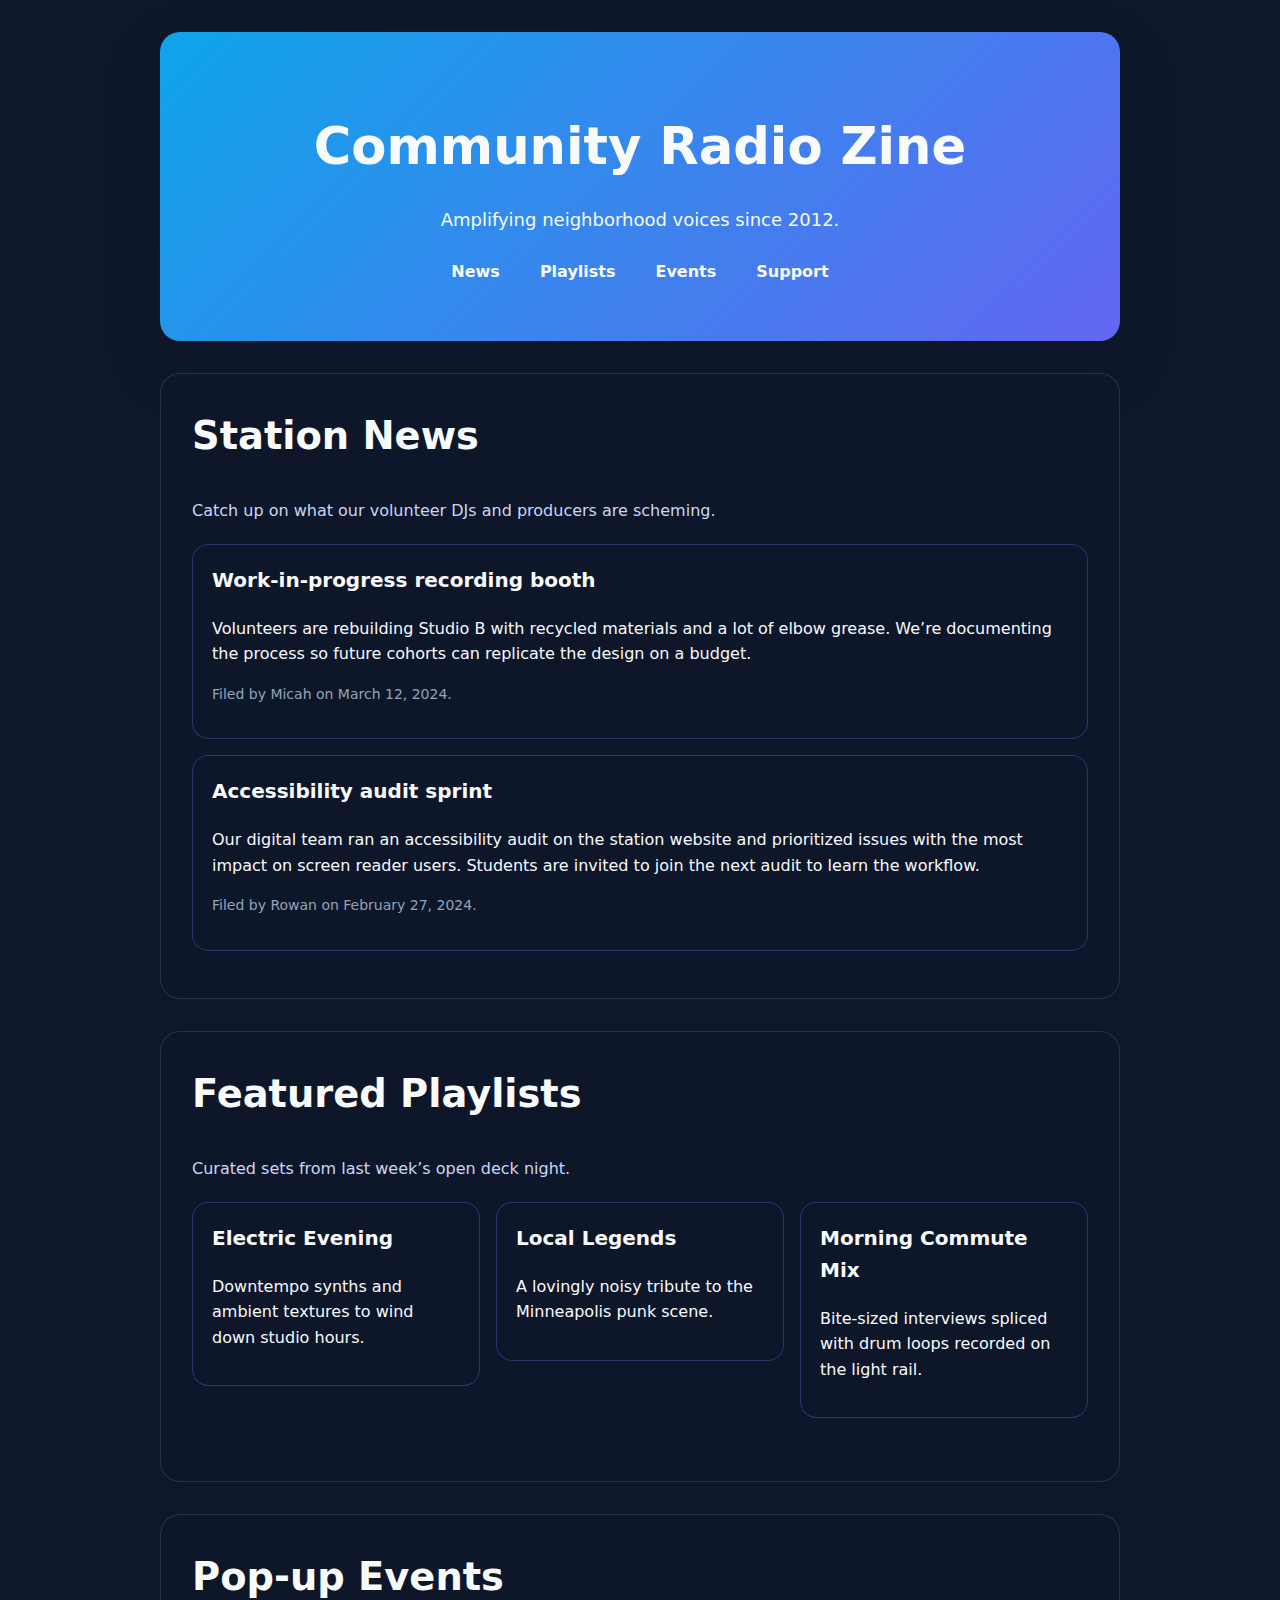
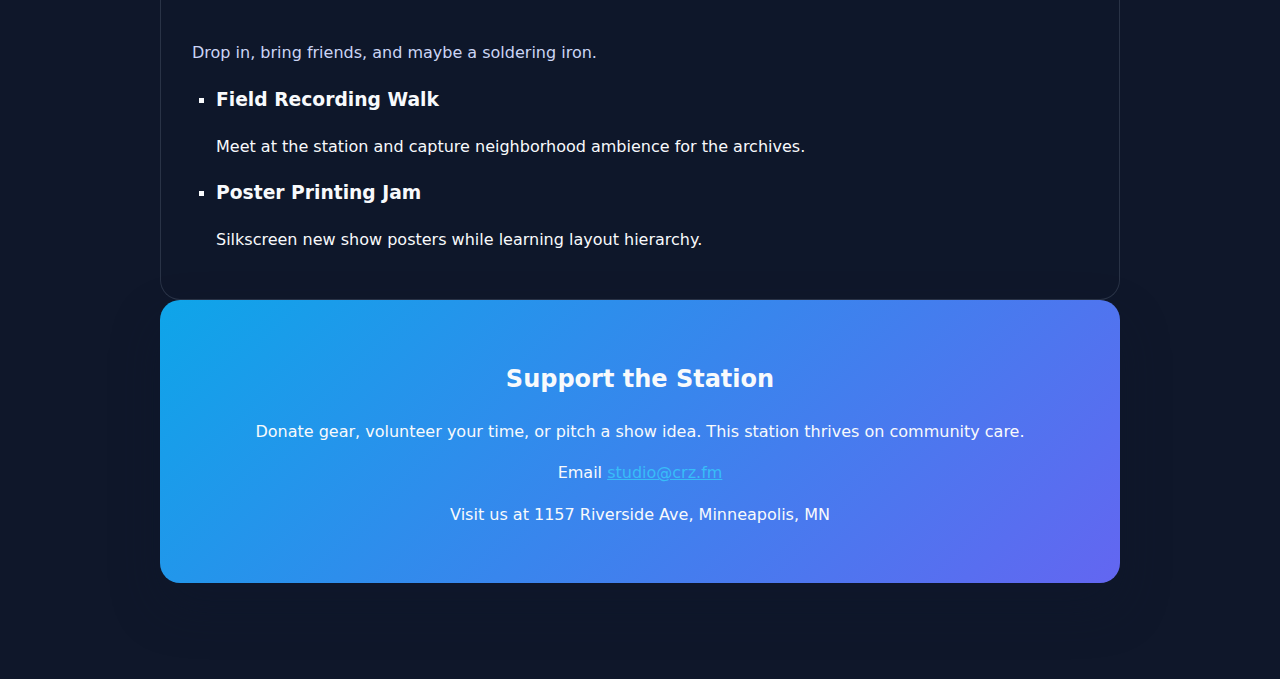
<file: lessons/01-semantic-html/index.html>
<!DOCTYPE html>
<html lang="en">
  <head>
    <meta charset="utf-8" />
    <meta name="viewport" content="width=device-width, initial-scale=1" />
    <title>Community Radio Zine</title>
    <link rel="stylesheet" href="styles.css" />
  </head>
  <body>
    <header class="site-header">
      <h1>Community Radio Zine</h1>
      <p class="tagline">Amplifying neighborhood voices since 2012.</p>
      <nav aria-label="Primary navigation">
        <ul class="nav-links">
          <li><a href="#news">News</a></li>
          <li><a href="#playlists">Playlists</a></li>
          <li><a href="#events">Events</a></li>
          <li><a href="#support">Support</a></li>
        </ul>
      </nav>
    </header>

    <main>
      <section id="news" aria-labelledby="news-heading">
        <header>
          <h2 id="news-heading">Station News</h2>
          <p class="section-lede">Catch up on what our volunteer DJs and producers are scheming.</p>
        </header>

        <article>
          <h3>Work-in-progress recording booth</h3>
          <p>
            Volunteers are rebuilding Studio B with recycled materials and a lot of elbow grease. We’re documenting the process so
            future cohorts can replicate the design on a budget.
          </p>
          <footer>
            <p class="meta">Filed by <span class="author">Micah</span> on <time datetime="2024-03-12">March 12, 2024</time>.</p>
          </footer>
        </article>

        <article>
          <h3>Accessibility audit sprint</h3>
          <p>
            Our digital team ran an accessibility audit on the station website and prioritized issues with the most impact on screen
            reader users. Students are invited to join the next audit to learn the workflow.
          </p>
          <footer>
            <p class="meta">Filed by <span class="author">Rowan</span> on <time datetime="2024-02-27">February 27, 2024</time>.</p>
          </footer>
        </article>
      </section>

      <section id="playlists" aria-labelledby="playlists-heading">
        <h2 id="playlists-heading">Featured Playlists</h2>
        <p class="section-lede">Curated sets from last week’s open deck night.</p>
        <ul class="playlist-grid">
          <li>
            <article>
              <h3>Electric Evening</h3>
              <p>Downtempo synths and ambient textures to wind down studio hours.</p>
            </article>
          </li>
          <li>
            <article>
              <h3>Local Legends</h3>
              <p>A lovingly noisy tribute to the Minneapolis punk scene.</p>
            </article>
          </li>
          <li>
            <article>
              <h3>Morning Commute Mix</h3>
              <p>Bite-sized interviews spliced with drum loops recorded on the light rail.</p>
            </article>
          </li>
        </ul>
      </section>

      <section id="events" aria-labelledby="events-heading">
        <h2 id="events-heading">Pop-up Events</h2>
        <p class="section-lede">Drop in, bring friends, and maybe a soldering iron.</p>
        <ul class="event-list">
          <li>
            <h3>Field Recording Walk</h3>
            <p>Meet at the station and capture neighborhood ambience for the archives.</p>
          </li>
          <li>
            <h3>Poster Printing Jam</h3>
            <p>Silkscreen new show posters while learning layout hierarchy.</p>
          </li>
        </ul>
      </section>
    </main>

    <footer id="support" class="site-footer">
      <h2>Support the Station</h2>
      <p>Donate gear, volunteer your time, or pitch a show idea. This station thrives on community care.</p>
      <address>
        <p>Email <a href="mailto:studio@crz.fm">studio@crz.fm</a></p>
        <p>Visit us at 1157 Riverside Ave, Minneapolis, MN</p>
      </address>
    </footer>
  </body>
</html>
</file>
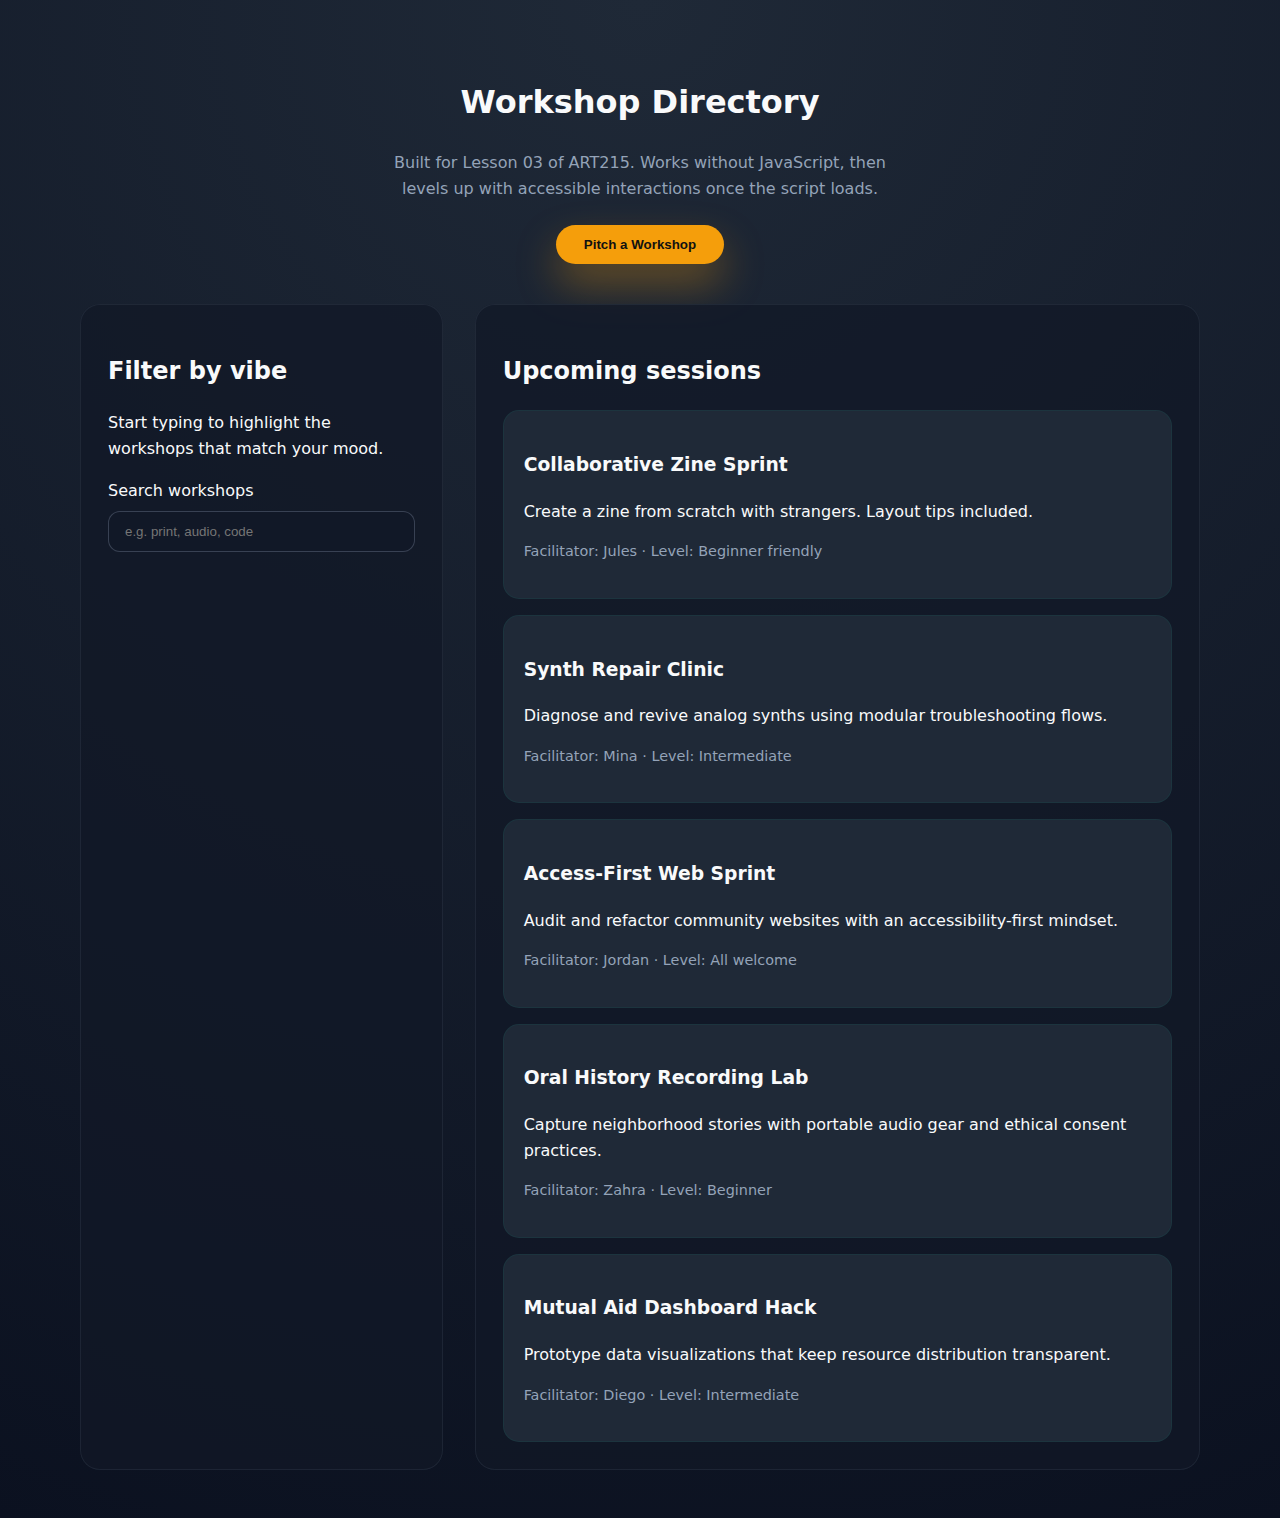
<file: lessons/03-dom-interactions/index.html>
<!DOCTYPE html>
<html lang="en">
  <head>
    <meta charset="utf-8" />
    <meta name="viewport" content="width=device-width, initial-scale=1" />
    <title>Workshop Directory · Lesson 03</title>
    <link rel="stylesheet" href="styles.css" />
  </head>
  <body>
    <header class="site-header">
      <h1>Workshop Directory</h1>
      <p class="lede">
        Built for Lesson 03 of ART215. Works without JavaScript, then levels up with accessible interactions once the script loads.
      </p>
      <button class="open-modal" data-modal-target="proposal-modal" aria-haspopup="dialog" aria-controls="proposal-modal">
        Pitch a Workshop
      </button>
    </header>

    <main class="layout" id="main-content">
      <section aria-labelledby="filter-heading" class="filters">
        <h2 id="filter-heading">Filter by vibe</h2>
        <p>Start typing to highlight the workshops that match your mood.</p>
        <label class="filter-label" for="filter-input">Search workshops</label>
        <input id="filter-input" name="filter" type="search" placeholder="e.g. print, audio, code" />
      </section>

      <section aria-labelledby="workshop-heading" class="workshop-list">
        <h2 id="workshop-heading">Upcoming sessions</h2>
        <ul class="cards" data-filter-target>
          <li class="card" data-tags="print typography community">
            <h3>Collaborative Zine Sprint</h3>
            <p>Create a zine from scratch with strangers. Layout tips included.</p>
            <p class="meta">Facilitator: Jules · Level: Beginner friendly</p>
          </li>
          <li class="card" data-tags="audio electronics repair">
            <h3>Synth Repair Clinic</h3>
            <p>Diagnose and revive analog synths using modular troubleshooting flows.</p>
            <p class="meta">Facilitator: Mina · Level: Intermediate</p>
          </li>
          <li class="card" data-tags="code accessibility web">
            <h3>Access-First Web Sprint</h3>
            <p>Audit and refactor community websites with an accessibility-first mindset.</p>
            <p class="meta">Facilitator: Jordan · Level: All welcome</p>
          </li>
          <li class="card" data-tags="audio storytelling community">
            <h3>Oral History Recording Lab</h3>
            <p>Capture neighborhood stories with portable audio gear and ethical consent practices.</p>
            <p class="meta">Facilitator: Zahra · Level: Beginner</p>
          </li>
          <li class="card" data-tags="code data visualization">
            <h3>Mutual Aid Dashboard Hack</h3>
            <p>Prototype data visualizations that keep resource distribution transparent.</p>
            <p class="meta">Facilitator: Diego · Level: Intermediate</p>
          </li>
        </ul>
      </section>
    </main>

    <dialog id="proposal-modal" class="modal" aria-labelledby="modal-title">
      <form method="dialog" class="modal-content">
        <header>
          <h2 id="modal-title">Pitch your workshop</h2>
          <button type="button" class="close-modal" aria-label="Close proposal form">×</button>
        </header>
        <p>Use this form to propose a new session. Keep it weird, keep it kind.</p>
        <label for="proposal-title">Workshop title</label>
        <input id="proposal-title" name="title" type="text" required />
        <label for="proposal-focus">What will folks learn?</label>
        <textarea id="proposal-focus" name="focus" rows="4" required></textarea>
        <menu class="modal-actions">
          <button type="reset">Reset</button>
          <button type="submit">Send it</button>
        </menu>
      </form>
    </dialog>

    <script src="script.js" defer></script>
  </body>
</html>
</file>
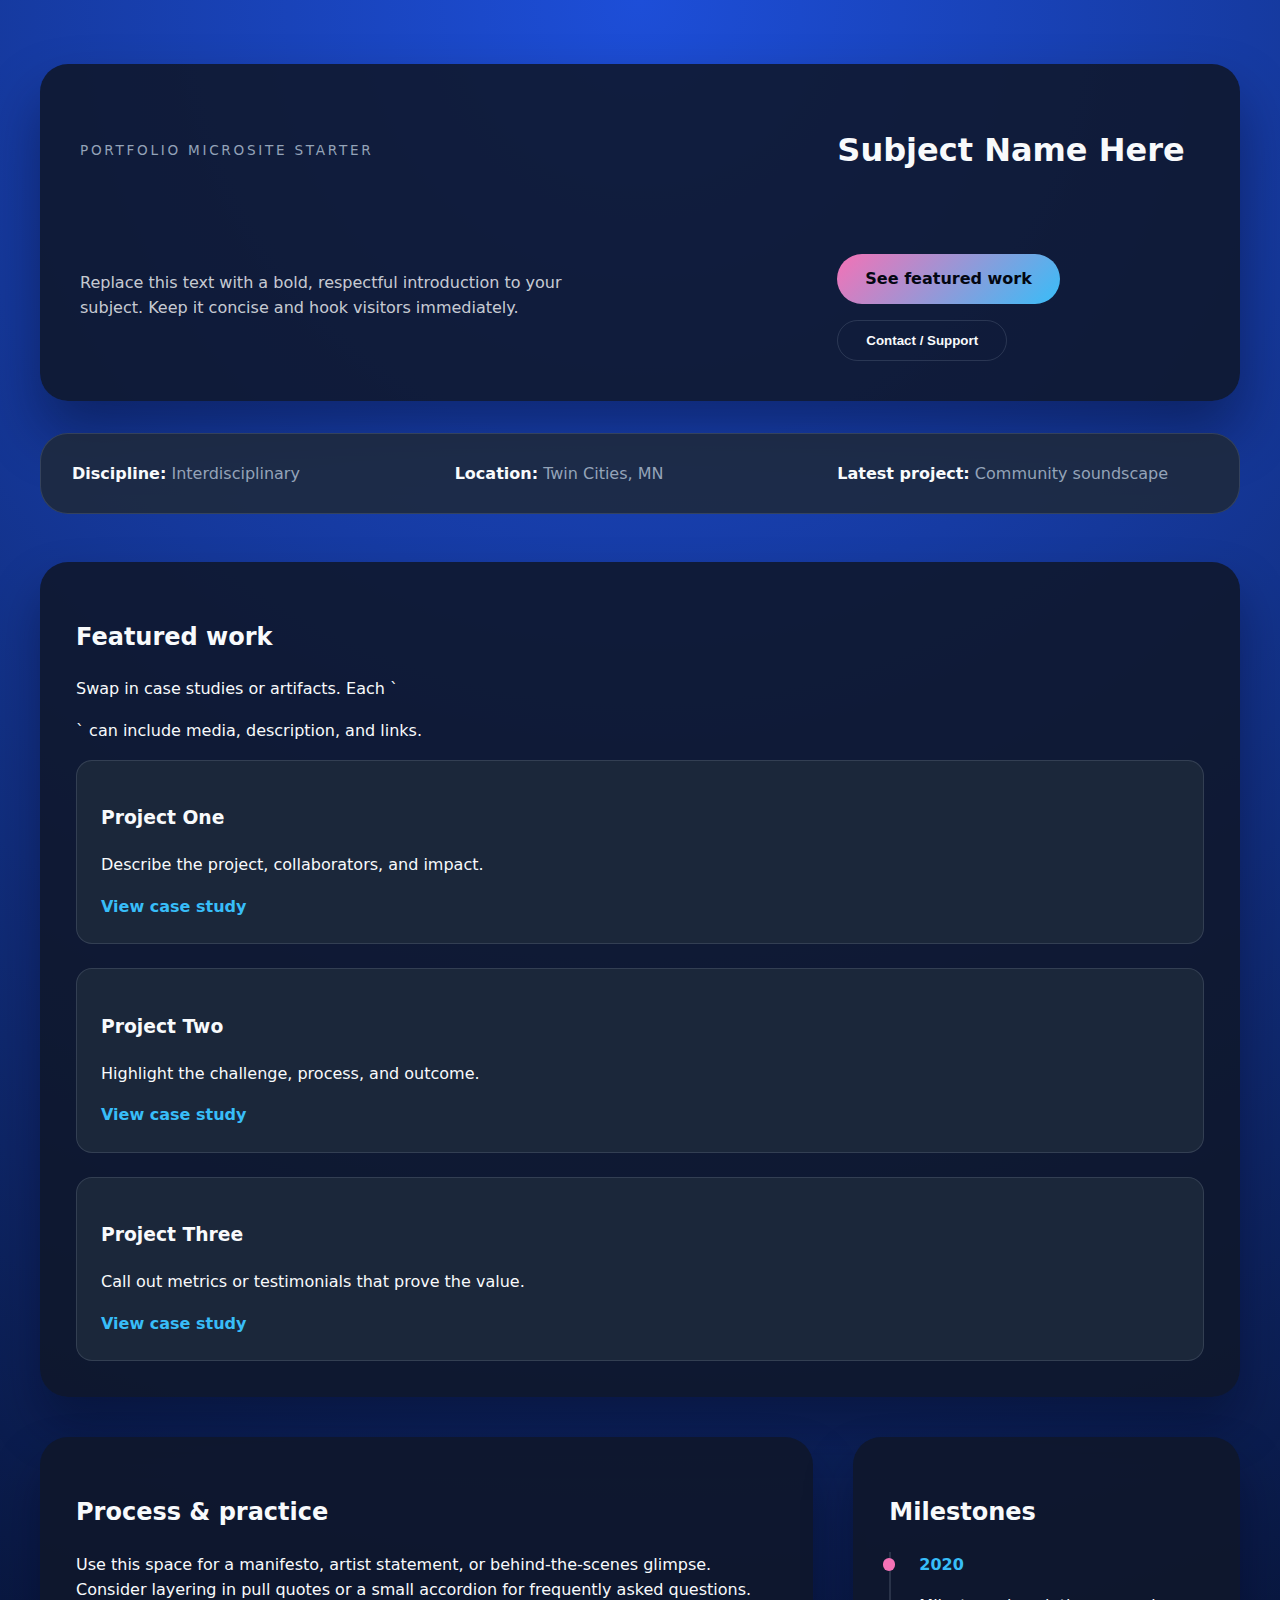
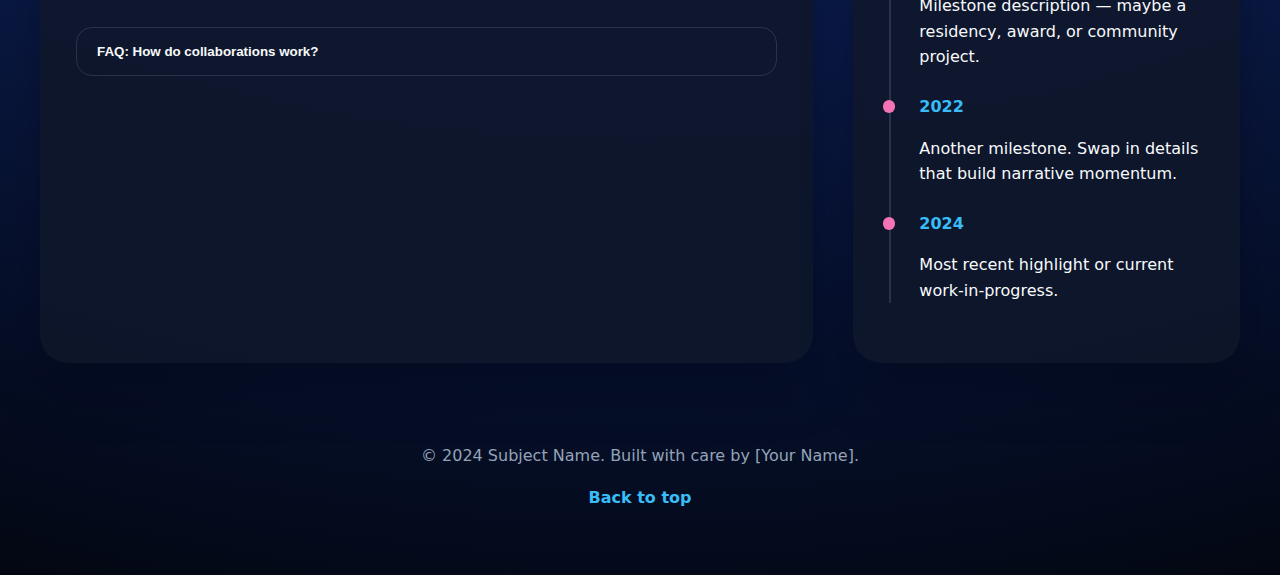
<file: projects/portfolio-microsite/index.html>
<!DOCTYPE html>
<html lang="en">
  <head>
    <meta charset="utf-8" />
    <meta name="viewport" content="width=device-width, initial-scale=1" />
    <title>Portfolio Microsite Starter</title>
    <link rel="stylesheet" href="styles.css" />
  </head>
  <body>
    <header class="site-header" id="top">
      <nav class="skip-links" aria-label="Skip links">
        <a href="#main-content">Skip to content</a>
      </nav>
      <div class="hero">
        <p class="eyebrow">Portfolio microsite starter</p>
        <h1>Subject Name Here</h1>
        <p class="lede">
          Replace this text with a bold, respectful introduction to your subject. Keep it concise and hook visitors immediately.
        </p>
        <div class="actions">
          <a class="button" href="#featured-work">See featured work</a>
          <button class="ghost" data-modal-target="contact-modal">Contact / Support</button>
        </div>
      </div>
      <ul class="meta">
        <li><strong>Discipline:</strong> <span data-field="discipline">Interdisciplinary</span></li>
        <li><strong>Location:</strong> <span data-field="location">Twin Cities, MN</span></li>
        <li><strong>Latest project:</strong> <span data-field="project">Community soundscape</span></li>
      </ul>
    </header>

    <main id="main-content" class="layout">
      <section id="featured-work" aria-labelledby="featured-heading">
        <header>
          <h2 id="featured-heading">Featured work</h2>
          <p>Swap in case studies or artifacts. Each `<article>` can include media, description, and links.</p>
        </header>
        <div class="cards">
          <article>
            <h3>Project One</h3>
            <p class="summary">Describe the project, collaborators, and impact.</p>
            <a href="#" class="text-link">View case study</a>
          </article>
          <article>
            <h3>Project Two</h3>
            <p class="summary">Highlight the challenge, process, and outcome.</p>
            <a href="#" class="text-link">View case study</a>
          </article>
          <article>
            <h3>Project Three</h3>
            <p class="summary">Call out metrics or testimonials that prove the value.</p>
            <a href="#" class="text-link">View case study</a>
          </article>
        </div>
      </section>

      <section id="process" aria-labelledby="process-heading">
        <h2 id="process-heading">Process &amp; practice</h2>
        <p>
          Use this space for a manifesto, artist statement, or behind-the-scenes glimpse. Consider layering in pull quotes or a
          small accordion for frequently asked questions.
        </p>
        <div class="accordion" data-accordion>
          <button class="accordion-toggle" aria-expanded="false">
            <span>FAQ: How do collaborations work?</span>
          </button>
          <div class="accordion-panel" hidden>
            <p>
              Replace this with your subject’s answer. Remember to note contact preferences and boundaries if relevant.
            </p>
          </div>
        </div>
      </section>

      <section id="timeline" aria-labelledby="timeline-heading">
        <h2 id="timeline-heading">Milestones</h2>
        <ol class="timeline">
          <li>
            <time datetime="2020">2020</time>
            <p>Milestone description — maybe a residency, award, or community project.</p>
          </li>
          <li>
            <time datetime="2022">2022</time>
            <p>Another milestone. Swap in details that build narrative momentum.</p>
          </li>
          <li>
            <time datetime="2024">2024</time>
            <p>Most recent highlight or current work-in-progress.</p>
          </li>
        </ol>
      </section>
    </main>

    <footer class="site-footer">
      <p>© <span data-field="year">2024</span> Subject Name. Built with care by [Your Name].</p>
      <a href="#top" class="text-link">Back to top</a>
    </footer>

    <dialog id="contact-modal" class="modal" aria-labelledby="modal-heading">
      <form method="dialog" class="modal-content">
        <header>
          <h2 id="modal-heading">Contact / Support</h2>
          <button type="button" class="close-modal" aria-label="Close contact panel">×</button>
        </header>
        <p>List real contact options or support links. Replace this with forms or third-party embeds if needed.</p>
        <menu class="modal-actions">
          <button value="cancel" class="ghost">Close</button>
        </menu>
      </form>
    </dialog>

    <script src="script.js" defer></script>
  </body>
</html>
</file>
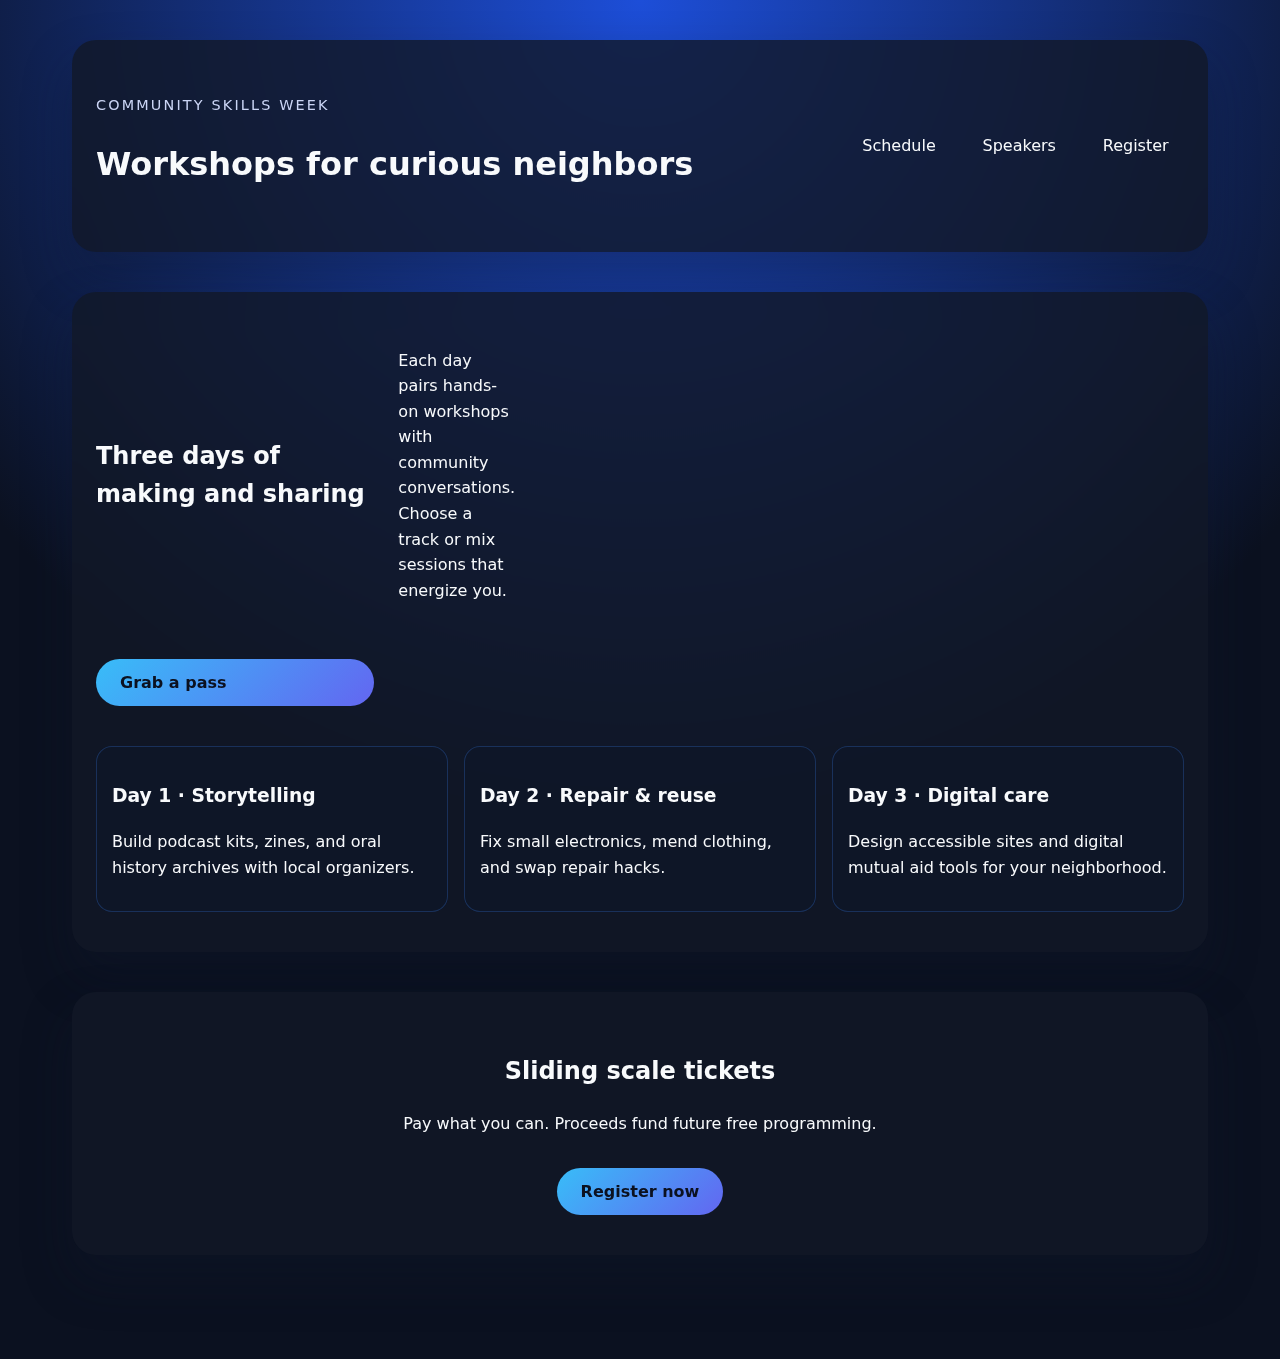
<file: exercises/01-wireframe-to-web/solution/index.html>
<!DOCTYPE html>
<html lang="en">
  <head>
    <meta charset="utf-8" />
    <meta name="viewport" content="width=device-width, initial-scale=1" />
    <title>Community Skills Week</title>
    <link rel="stylesheet" href="styles.css" />
  </head>
  <body>
    <header class="site-header">
      <div class="brand">
        <p class="eyebrow">Community Skills Week</p>
        <h1>Workshops for curious neighbors</h1>
      </div>
      <nav aria-label="Primary">
        <ul class="nav-links">
          <li><a href="#schedule">Schedule</a></li>
          <li><a href="#speakers">Speakers</a></li>
          <li><a href="#register">Register</a></li>
        </ul>
      </nav>
    </header>

    <main>
      <section id="schedule" class="feature">
        <h2>Three days of making and sharing</h2>
        <p>
          Each day pairs hands-on workshops with community conversations. Choose a track or mix sessions that energize you.
        </p>
        <a class="button" href="#register">Grab a pass</a>
      </section>

      <section id="speakers" class="grid">
        <article>
          <h3>Day 1 · Storytelling</h3>
          <p>Build podcast kits, zines, and oral history archives with local organizers.</p>
        </article>
        <article>
          <h3>Day 2 · Repair &amp; reuse</h3>
          <p>Fix small electronics, mend clothing, and swap repair hacks.</p>
        </article>
        <article>
          <h3>Day 3 · Digital care</h3>
          <p>Design accessible sites and digital mutual aid tools for your neighborhood.</p>
        </article>
      </section>
    </main>

    <footer id="register" class="site-footer">
      <h2>Sliding scale tickets</h2>
      <p>Pay what you can. Proceeds fund future free programming.</p>
      <a class="button" href="#">Register now</a>
    </footer>
  </body>
</html>
</file>
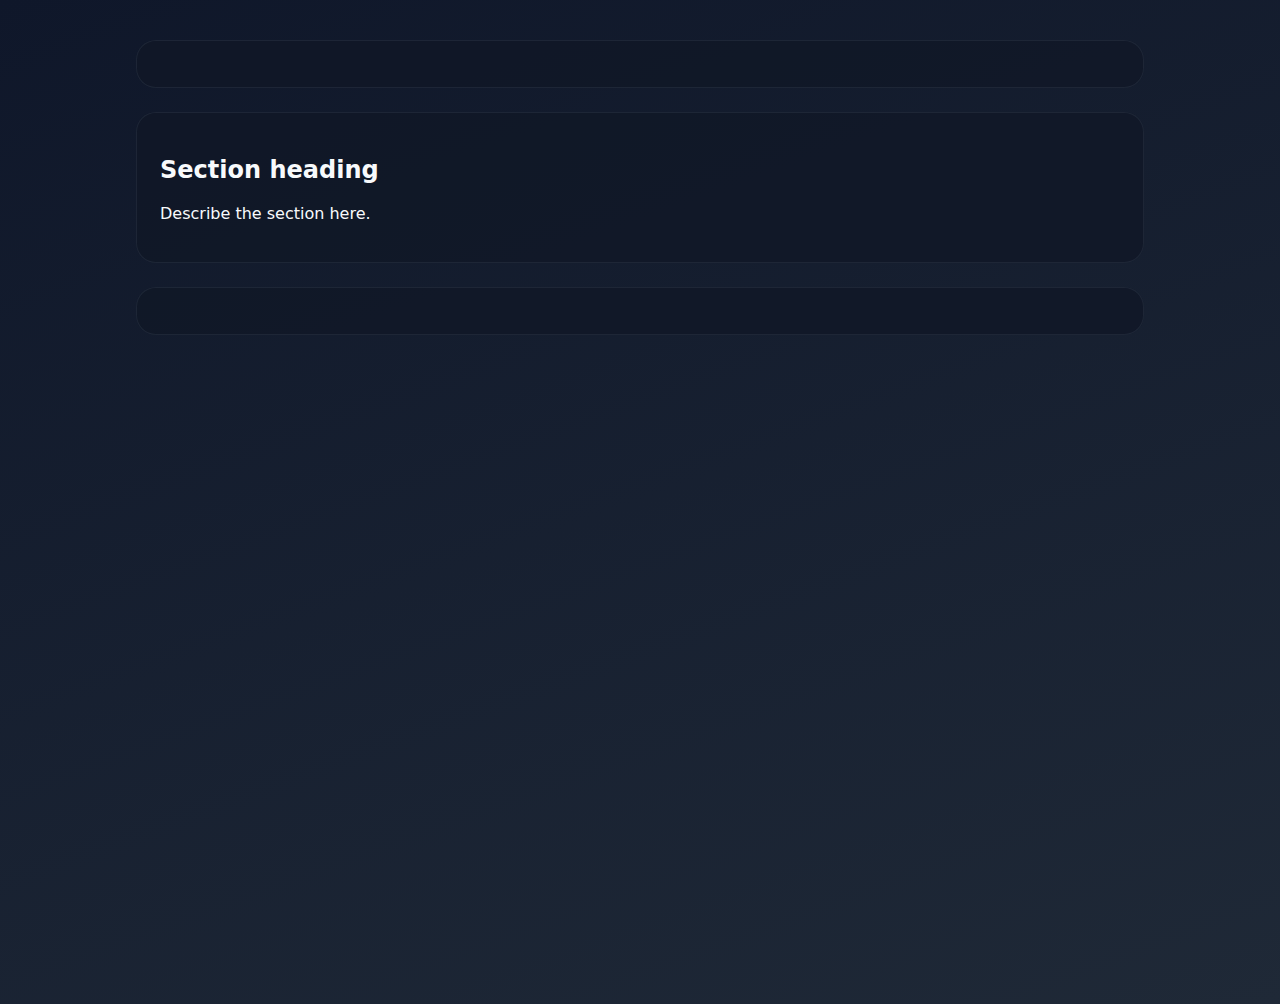
<file: exercises/01-wireframe-to-web/starter.html>
<!DOCTYPE html>
<html lang="en">
  <head>
    <meta charset="utf-8" />
    <meta name="viewport" content="width=device-width, initial-scale=1" />
    <title>Wireframe Sprint Starter</title>
    <link rel="stylesheet" href="styles.css" />
  </head>
  <body>
    <header>
      <!-- TODO: Add page title and navigation -->
    </header>

    <main>
      <!-- TODO: Replace placeholder sections with semantic structure -->
      <section>
        <h2>Section heading</h2>
        <p>Describe the section here.</p>
      </section>
    </main>

    <footer>
      <!-- TODO: Add footer details -->
    </footer>
  </body>
</html>
</file>
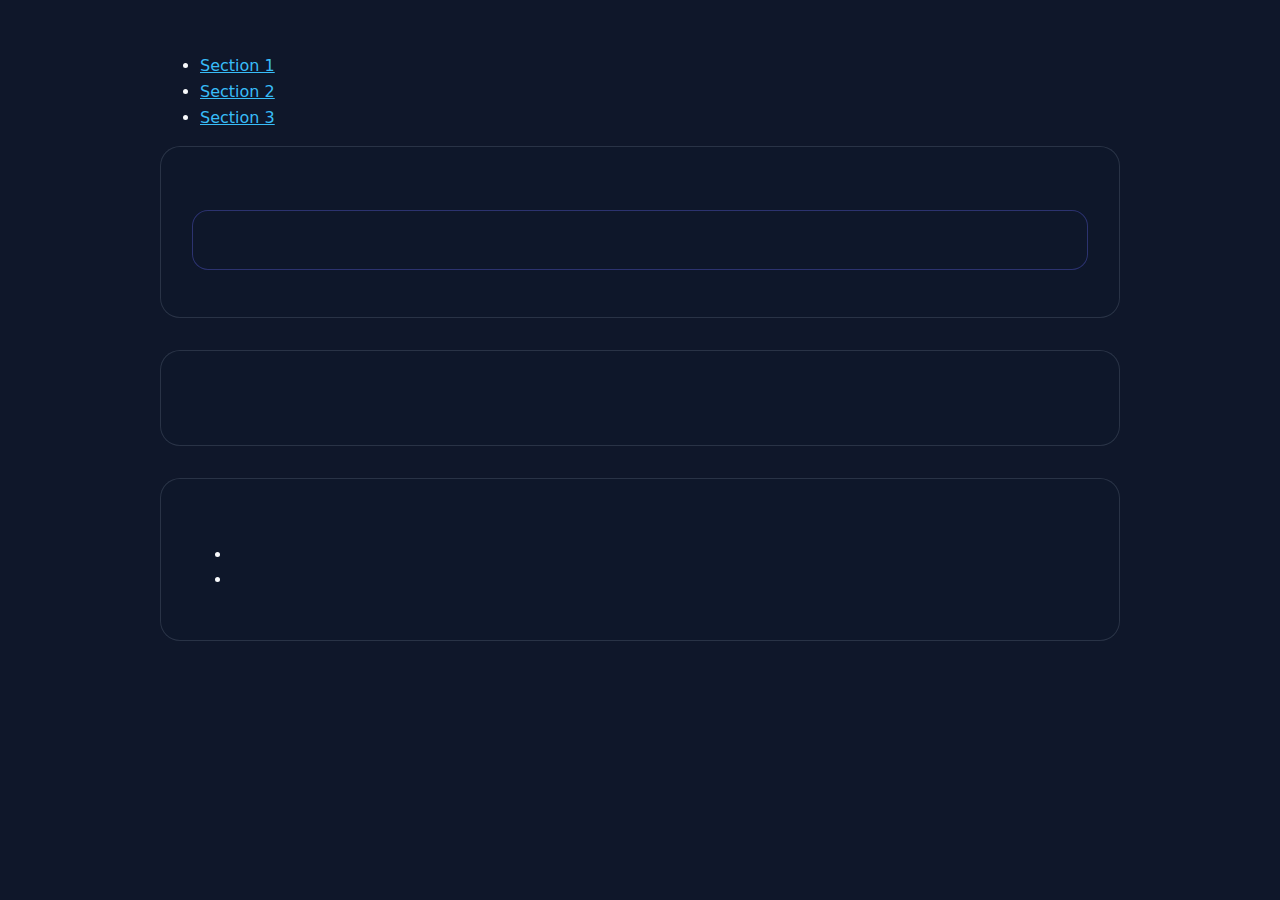
<file: lessons/01-semantic-html/starter.html>
<!DOCTYPE html>
<html lang="en">
  <head>
    <meta charset="utf-8" />
    <meta name="viewport" content="width=device-width, initial-scale=1" />
    <title>Semantic HTML Starter</title>
    <link rel="stylesheet" href="styles.css" />
  </head>
  <body>
    <header>
      <h1><!-- Page title goes here --></h1>
      <p><!-- Tagline or summary --></p>
      <nav aria-label="Primary navigation">
        <ul>
          <li><a href="#section-1">Section 1</a></li>
          <li><a href="#section-2">Section 2</a></li>
          <li><a href="#section-3">Section 3</a></li>
        </ul>
      </nav>
    </header>

    <main>
      <section id="section-1" aria-labelledby="section-1-heading">
        <h2 id="section-1-heading"><!-- Heading --></h2>
        <article>
          <h3><!-- Article heading --></h3>
          <p><!-- Content --></p>
          <footer>
            <p><!-- Meta info like author + date --></p>
          </footer>
        </article>
      </section>

      <section id="section-2" aria-labelledby="section-2-heading">
        <h2 id="section-2-heading"><!-- Heading --></h2>
        <p><!-- Supporting copy --></p>
      </section>

      <section id="section-3" aria-labelledby="section-3-heading">
        <h2 id="section-3-heading"><!-- Heading --></h2>
        <ul>
          <li><!-- List item --></li>
          <li><!-- List item --></li>
        </ul>
      </section>
    </main>

    <footer>
      <h2><!-- Call-to-action heading --></h2>
      <address>
        <p><!-- Contact info --></p>
      </address>
    </footer>
  </body>
</html>
</file>
<file: lessons/01-semantic-html/styles.css>
:root {
  color-scheme: light dark;
  font-family: "Inter", system-ui, -apple-system, BlinkMacSystemFont, "Segoe UI", sans-serif;
  line-height: 1.6;
  background-color: #0f172a;
  color: #f8fafc;
}

body {
  margin: 0 auto;
  padding: 2rem 1.5rem 4rem;
  max-width: 60rem;
}

.site-header,
.site-footer {
  text-align: center;
  background: linear-gradient(135deg, #0ea5e9, #6366f1);
  padding: 2.5rem 2rem;
  margin-bottom: 2rem;
  border-radius: 1.25rem;
  box-shadow: 0 1.5rem 3rem rgba(15, 23, 42, 0.35);
}

.site-header h1 {
  margin-bottom: 0.25rem;
  font-size: clamp(2.5rem, 4vw, 3.5rem);
}

.tagline {
  font-size: 1.125rem;
  margin-bottom: 1.5rem;
}

.nav-links {
  list-style: none;
  padding: 0;
  display: flex;
  gap: 1rem;
  justify-content: center;
  flex-wrap: wrap;
}

.nav-links a {
  color: inherit;
  text-decoration: none;
  font-weight: 600;
  padding: 0.4rem 0.75rem;
  border-radius: 999px;
  transition: background-color 0.2s ease;
}

.nav-links a:focus,
.nav-links a:hover {
  background-color: rgba(15, 23, 42, 0.2);
}

main {
  display: grid;
  gap: 2rem;
}

section {
  background: rgba(15, 23, 42, 0.55);
  padding: 2rem;
  border-radius: 1.25rem;
  box-shadow: inset 0 0 0 1px rgba(148, 163, 184, 0.2);
}

section h2 {
  margin-top: 0;
  font-size: clamp(2rem, 3vw, 2.5rem);
}

.section-lede {
  color: #cbd5f5;
  margin-bottom: 1.25rem;
}

article {
  background: rgba(15, 23, 42, 0.35);
  padding: 1.25rem;
  border-radius: 1rem;
  margin-bottom: 1rem;
  box-shadow: inset 0 0 0 1px rgba(99, 102, 241, 0.35);
}

article h3 {
  margin-top: 0;
  font-size: 1.25rem;
}

.meta {
  font-size: 0.875rem;
  color: #94a3b8;
}

.playlist-grid {
  list-style: none;
  padding: 0;
  display: grid;
  gap: 1rem;
  grid-template-columns: repeat(auto-fit, minmax(16rem, 1fr));
}

.event-list {
  list-style: square;
  padding-left: 1.5rem;
}

a {
  color: #38bdf8;
}

a:focus,
a:hover {
  color: #f472b6;
}

address {
  font-style: normal;
}
</file>
<file: lessons/03-dom-interactions/styles.css>
:root {
  color-scheme: dark light;
  --bg: #0b1120;
  --surface: #111827;
  --surface-alt: #1f2937;
  --text: #f9fafb;
  --muted: #94a3b8;
  --accent: #f59e0b;
  --danger: #fb7185;
  font-family: "IBM Plex Sans", system-ui, sans-serif;
  line-height: 1.6;
}

body {
  margin: 0;
  background: radial-gradient(circle at top, #1f2937, var(--bg));
  color: var(--text);
  min-height: 100vh;
}

.site-header {
  padding: 3.5rem 1.5rem 2.5rem;
  text-align: center;
}

.lede {
  max-width: 52ch;
  margin: 0.75rem auto 1.5rem;
  color: var(--muted);
}

.open-modal {
  background: var(--accent);
  color: #111;
  border: none;
  padding: 0.75rem 1.75rem;
  border-radius: 999px;
  font-weight: 700;
  cursor: pointer;
  box-shadow: 0 1.25rem 2.5rem rgba(245, 158, 11, 0.35);
}

.layout {
  display: grid;
  gap: 2rem;
  padding: 0 1.5rem 3rem;
  max-width: 70rem;
  margin: 0 auto;
}

.layout > section {
  background: rgba(17, 24, 39, 0.75);
  padding: 1.75rem;
  border-radius: 1.25rem;
  box-shadow: inset 0 0 0 1px rgba(148, 163, 184, 0.1);
}

.filters input {
  width: 100%;
  margin-top: 0.5rem;
  padding: 0.75rem 1rem;
  border-radius: 0.75rem;
  border: 1px solid rgba(148, 163, 184, 0.3);
  background-color: var(--surface);
  color: inherit;
}

.cards {
  list-style: none;
  padding: 0;
  margin: 1rem 0 0;
  display: grid;
  gap: 1rem;
}

.card {
  padding: 1.25rem;
  border-radius: 1rem;
  background: var(--surface-alt);
  border: 1px solid rgba(15, 118, 110, 0.15);
  transition: transform 0.2s ease, border-color 0.2s ease;
}

.card[hidden] {
  display: none;
}

.card.is-highlighted {
  border-color: var(--accent);
  transform: translateY(-4px);
}

.meta {
  color: var(--muted);
  font-size: 0.9rem;
}

.modal {
  width: min(90vw, 32rem);
  border: none;
  border-radius: 1.5rem;
  background: rgba(15, 23, 42, 0.95);
  color: var(--text);
  padding: 0;
  box-shadow: 0 1.5rem 3rem rgba(15, 23, 42, 0.6);
}

.modal::backdrop {
  background: rgba(8, 11, 19, 0.75);
}

.modal-content {
  display: flex;
  flex-direction: column;
  gap: 1rem;
  padding: 2rem;
}

.modal-content header {
  display: flex;
  justify-content: space-between;
  align-items: center;
}

.close-modal {
  border: none;
  background: transparent;
  color: var(--text);
  font-size: 1.75rem;
  line-height: 1;
  cursor: pointer;
}

.modal-content label {
  display: block;
  font-weight: 600;
}

.modal-content input,
.modal-content textarea {
  width: 100%;
  padding: 0.75rem 1rem;
  border-radius: 0.75rem;
  border: 1px solid rgba(148, 163, 184, 0.3);
  background-color: rgba(30, 41, 59, 0.9);
  color: inherit;
}

.modal-actions {
  display: flex;
  justify-content: flex-end;
  gap: 0.75rem;
}

.modal-actions button[type="submit"] {
  background: var(--accent);
  border: none;
  padding: 0.6rem 1.5rem;
  border-radius: 999px;
  font-weight: 700;
}

.modal-actions button[type="reset"] {
  background: transparent;
  color: var(--muted);
  border: 1px dashed rgba(148, 163, 184, 0.4);
  border-radius: 999px;
  padding: 0.6rem 1.5rem;
}

@media (min-width: 56rem) {
  .layout {
    grid-template-columns: 1fr 2fr;
  }

  .workshop-list {
    grid-column: span 1;
  }
}
</file>
<file: projects/portfolio-microsite/styles.css>
:root {
  color-scheme: light dark;
  --bg: #030712;
  --surface: rgba(15, 23, 42, 0.88);
  --surface-alt: rgba(30, 41, 59, 0.88);
  --border: rgba(148, 163, 184, 0.2);
  --text: #f8fafc;
  --muted: #94a3b8;
  --accent: #f472b6;
  --accent-alt: #38bdf8;
  --radius-lg: 1.75rem;
  --radius-md: 1rem;
  font-family: "Soehne", "Inter", system-ui, sans-serif;
  line-height: 1.6;
}

body {
  margin: 0;
  background: radial-gradient(circle at top, #1d4ed8, var(--bg));
  color: var(--text);
}

.skip-links a {
  position: absolute;
  left: -999px;
  top: 0;
  background: #38bdf8;
  color: #03122e;
  padding: 0.75rem 1rem;
  border-radius: 999px;
}

.skip-links a:focus {
  left: 1rem;
  top: 1rem;
}

.site-header {
  padding: 4rem 1.5rem 3rem;
  max-width: 75rem;
  margin: 0 auto;
}

.hero {
  background: var(--surface);
  padding: 2.5rem;
  border-radius: var(--radius-lg);
  box-shadow: 0 2rem 3.5rem rgba(2, 6, 23, 0.4);
}

.eyebrow {
  text-transform: uppercase;
  letter-spacing: 0.2em;
  font-size: 0.85rem;
  color: var(--muted);
}

.lede {
  max-width: 50ch;
  color: rgba(248, 250, 252, 0.8);
}

.actions {
  display: flex;
  flex-wrap: wrap;
  gap: 1rem;
  margin-top: 1.5rem;
}

.button,
.ghost {
  border-radius: 999px;
  font-weight: 700;
  padding: 0.75rem 1.75rem;
  cursor: pointer;
  text-decoration: none;
  display: inline-flex;
  align-items: center;
  justify-content: center;
}

.button {
  background: linear-gradient(135deg, var(--accent), var(--accent-alt));
  color: #030712;
  border: none;
}

.ghost {
  background: transparent;
  color: var(--text);
  border: 1px solid var(--border);
}

.meta {
  list-style: none;
  display: grid;
  gap: 0.75rem;
  padding: 0;
  margin: 2rem 0 0;
  background: var(--surface-alt);
  border-radius: var(--radius-lg);
  padding: 1.75rem 2rem;
  box-shadow: inset 0 0 0 1px var(--border);
}

.meta span {
  color: var(--muted);
}

.layout {
  max-width: 75rem;
  margin: 0 auto;
  padding: 0 1.5rem 4rem;
  display: grid;
  gap: 2.5rem;
}

.layout section {
  background: var(--surface);
  padding: 2.25rem;
  border-radius: var(--radius-lg);
  box-shadow: 0 1.75rem 3rem rgba(2, 6, 23, 0.35);
}

.cards {
  display: grid;
  gap: 1.5rem;
}

.cards article {
  background: var(--surface-alt);
  padding: 1.5rem;
  border-radius: var(--radius-md);
  border: 1px solid var(--border);
}

.text-link {
  color: var(--accent-alt);
  text-decoration: none;
  font-weight: 600;
}

.text-link:hover,
.text-link:focus {
  color: var(--accent);
}

.accordion {
  border: 1px solid var(--border);
  border-radius: var(--radius-md);
  overflow: hidden;
  margin-top: 1.5rem;
}

.accordion-toggle {
  width: 100%;
  background: transparent;
  border: none;
  color: inherit;
  text-align: left;
  padding: 1rem 1.25rem;
  display: flex;
  justify-content: space-between;
  align-items: center;
  font-weight: 600;
}

.accordion-panel {
  padding: 0 1.25rem 1.25rem;
  border-top: 1px solid var(--border);
}

.timeline {
  list-style: none;
  padding: 0;
  margin: 0;
  border-left: 2px solid var(--border);
}

.timeline li {
  position: relative;
  padding-left: 1.75rem;
  margin-bottom: 1.5rem;
}

.timeline time {
  font-weight: 700;
  color: var(--accent-alt);
}

.timeline li::before {
  content: "";
  position: absolute;
  left: -0.55rem;
  top: 0.4rem;
  width: 0.8rem;
  height: 0.8rem;
  border-radius: 50%;
  background: var(--accent);
}

.site-footer {
  max-width: 75rem;
  margin: 0 auto 4rem;
  padding: 0 1.5rem;
  text-align: center;
  color: var(--muted);
}

.modal {
  border: none;
  border-radius: var(--radius-lg);
  background: var(--surface);
  color: var(--text);
  width: min(90vw, 32rem);
  padding: 0;
}

.modal::backdrop {
  background: rgba(3, 7, 18, 0.85);
}

.modal-content {
  display: flex;
  flex-direction: column;
  gap: 1rem;
  padding: 2rem;
}

.modal-content header {
  display: flex;
  align-items: center;
  justify-content: space-between;
}

.close-modal {
  border: none;
  background: transparent;
  color: inherit;
  font-size: 1.75rem;
  cursor: pointer;
}

.modal-actions {
  display: flex;
  justify-content: flex-end;
}

@media (min-width: 60rem) {
  .hero {
    display: grid;
    grid-template-columns: 2fr 1fr;
    gap: 2rem;
    align-items: center;
  }

  .meta {
    grid-template-columns: repeat(3, minmax(0, 1fr));
  }

  .layout {
    grid-template-columns: 2fr 1fr;
  }

  #featured-work {
    grid-column: span 2;
  }
}
</file>
<file: exercises/01-wireframe-to-web/solution/styles.css>
:root {
  color-scheme: only light;
  --space-xs: 0.5rem;
  --space-sm: 1rem;
  --space-md: 1.5rem;
  --space-lg: 2.5rem;
  --space-xl: 4rem;
  --radius: 1.5rem;
  --color-bg: #0f172a;
  --color-surface: rgba(17, 24, 39, 0.8);
  --color-highlight: #38bdf8;
  --color-text: #f8fafc;
  --color-muted: #cbd5f5;
  font-family: "Inter", system-ui, sans-serif;
  line-height: 1.6;
}

body {
  margin: 0;
  background: radial-gradient(circle at top, #1d4ed8, #0b1120 55%);
  color: var(--color-text);
  min-height: 100vh;
  padding: var(--space-lg) var(--space-sm) var(--space-xl);
}

main,
.site-header,
.site-footer {
  background-color: var(--color-surface);
  backdrop-filter: blur(12px);
  padding: var(--space-lg) var(--space-md);
  border-radius: var(--radius);
  max-width: 68rem;
  margin: 0 auto var(--space-lg);
  box-shadow: 0 1.5rem 3rem rgba(15, 23, 42, 0.35);
}

.site-header {
  display: flex;
  flex-direction: column;
  gap: var(--space-md);
}

.eyebrow {
  letter-spacing: 0.15em;
  text-transform: uppercase;
  font-size: 0.9rem;
  color: var(--color-muted);
}

.nav-links {
  list-style: none;
  display: flex;
  gap: var(--space-sm);
  padding: 0;
}

.nav-links a {
  color: var(--color-text);
  text-decoration: none;
  padding: 0.35rem 0.9rem;
  border-radius: 999px;
  border: 1px solid transparent;
}

.nav-links a:focus,
.nav-links a:hover {
  border-color: var(--color-highlight);
}

.feature {
  text-align: center;
}

.button {
  display: inline-block;
  margin-top: var(--space-sm);
  padding: 0.65rem 1.5rem;
  background: linear-gradient(135deg, #38bdf8, #6366f1);
  color: #0b1120;
  border-radius: 999px;
  text-decoration: none;
  font-weight: 700;
}

.grid {
  display: grid;
  gap: var(--space-sm);
}

.grid article {
  background: rgba(15, 23, 42, 0.65);
  padding: var(--space-sm);
  border-radius: calc(var(--radius) - 0.5rem);
  box-shadow: inset 0 0 0 1px rgba(59, 130, 246, 0.25);
}

.site-footer {
  text-align: center;
}

@media (min-width: 48rem) {
  .site-header {
    flex-direction: row;
    justify-content: space-between;
    align-items: center;
  }

  .feature {
    text-align: left;
    display: grid;
    grid-template-columns: 3fr 1fr;
    align-items: center;
    gap: var(--space-md);
  }

  .grid {
    grid-template-columns: repeat(3, minmax(0, 1fr));
  }
}

@media (min-width: 72rem) {
  main {
    display: grid;
    grid-template-columns: 2fr 3fr;
    gap: var(--space-lg);
    align-items: start;
  }

  #speakers {
    grid-column: span 2;
  }
}
</file>
<file: exercises/01-wireframe-to-web/styles.css>
:root {
  --space-xs: 0.5rem;
  --space-sm: 1rem;
  --space-md: 1.5rem;
  --space-lg: 2.5rem;
  --space-xl: 4rem;
  --color-bg: #0b1220;
  --color-surface: #111827;
  --color-text: #f8fafc;
  --color-muted: #94a3b8;
  --radius: 1.25rem;
  font-family: "Inter", system-ui, sans-serif;
}

body {
  margin: 0;
  background: linear-gradient(160deg, #0f172a, #1f2937);
  color: var(--color-text);
  min-height: 100vh;
  padding: var(--space-lg) var(--space-sm) var(--space-xl);
}

main,
header,
footer {
  background-color: rgba(17, 24, 39, 0.85);
  padding: var(--space-md);
  border-radius: var(--radius);
  margin: 0 auto var(--space-md);
  max-width: 60rem;
  box-shadow: inset 0 0 0 1px rgba(148, 163, 184, 0.1);
}

section + section {
  margin-top: var(--space-md);
}

/* TODO: Add layout styles at 48rem and 72rem breakpoints */
</file>
